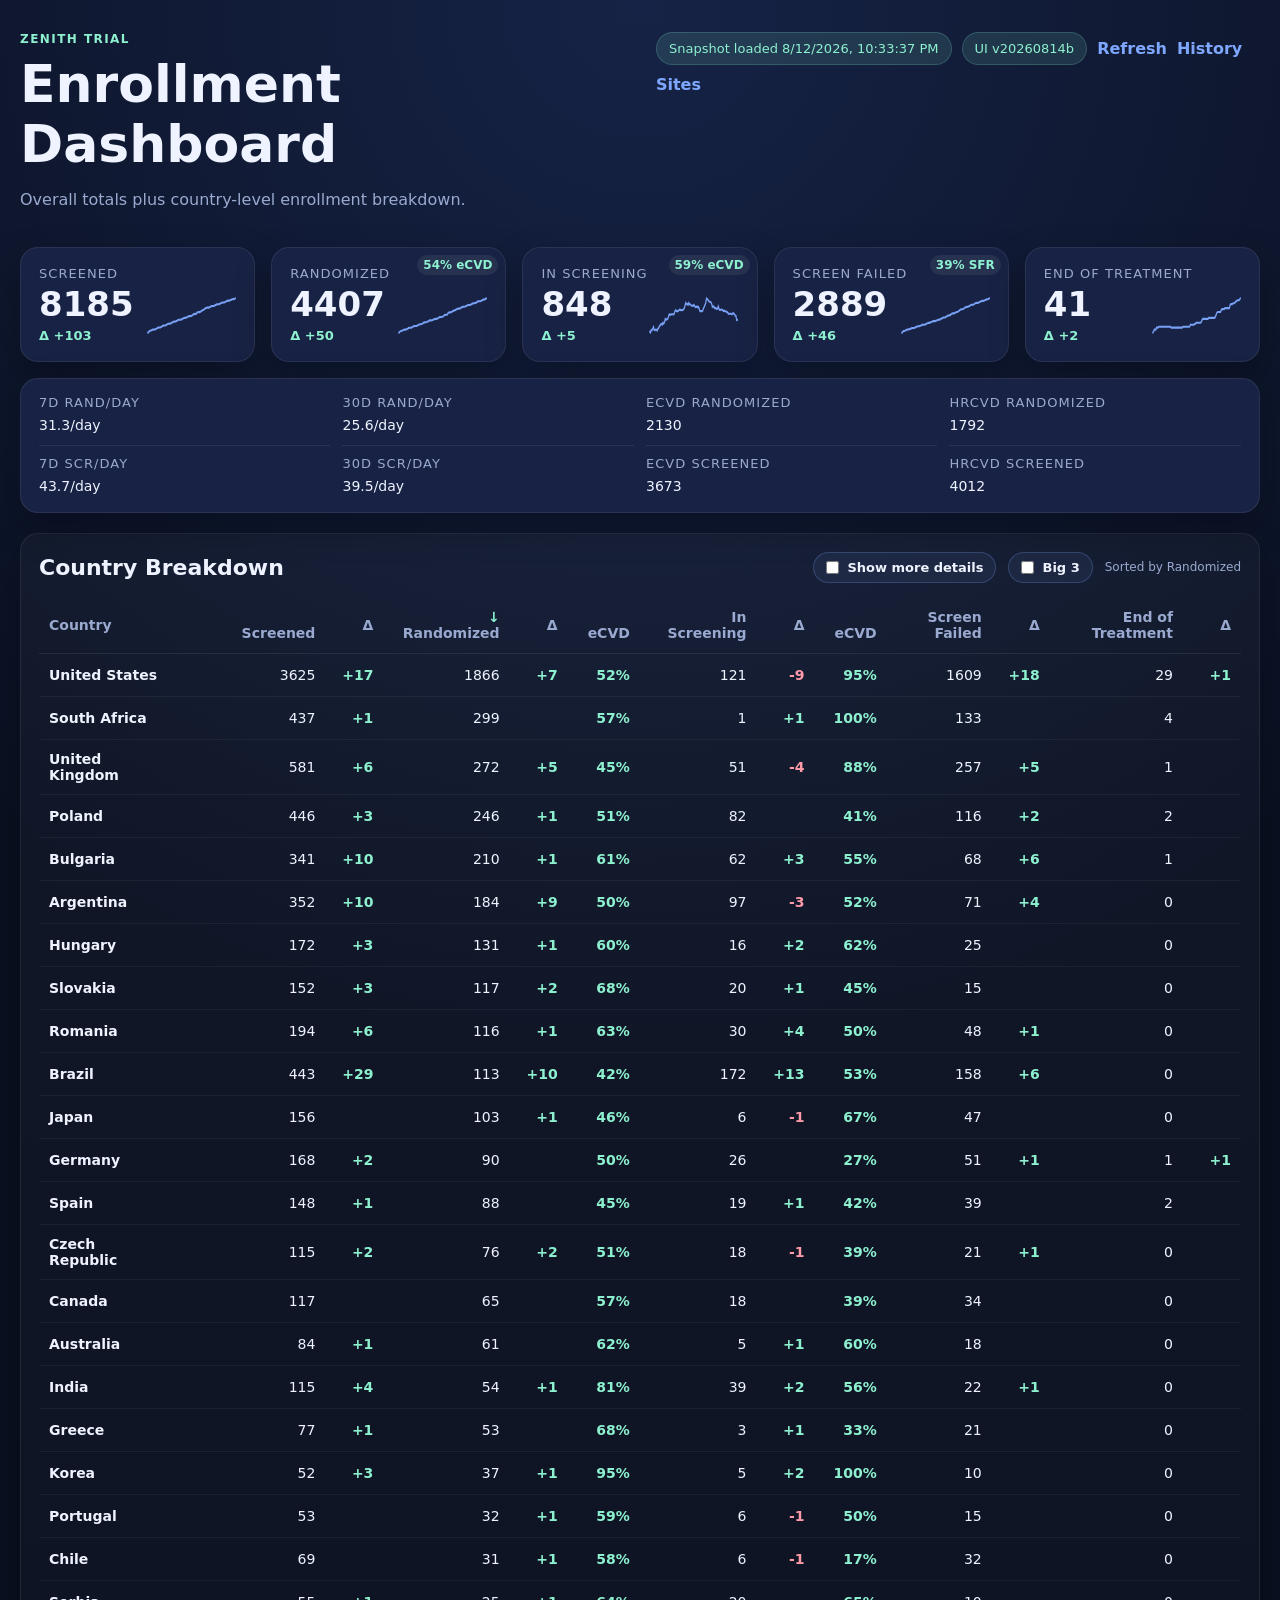
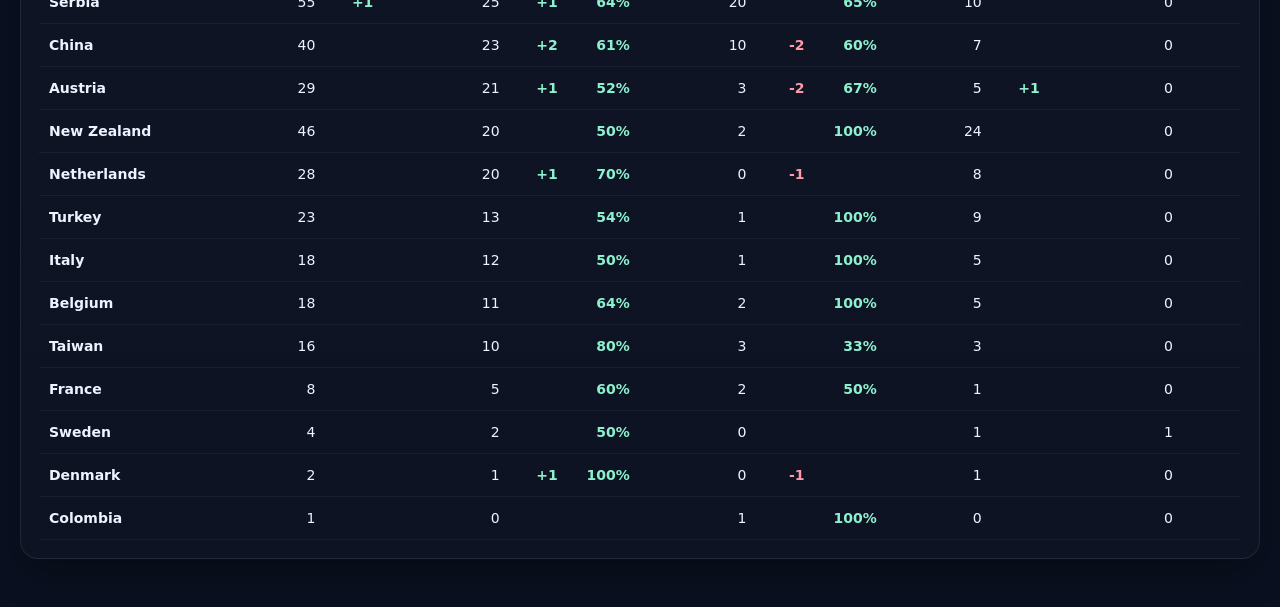
<file: index.html>
<!DOCTYPE html>
<html lang="en">
<head>
  <meta charset="UTF-8" />
  <meta name="viewport" content="width=device-width, initial-scale=1.0" />
  <title>ZENITH Enrollment Dashboard</title>
  <link rel="stylesheet" href="./styles.css?v=20260814b" />
</head>
<body>
  <div class="page">
    <header class="hero">
      <div>
        <p class="eyebrow">ZENITH Trial</p>
        <h1>Enrollment Dashboard</h1>
        <p class="muted">Overall totals plus country-level enrollment breakdown.</p>
      </div>
      <div class="hero-side">
        <div class="pill-wrap">
          <div id="updated-at" class="pill">Current snapshot</div>
          <div class="pill small">UI v20260814b</div>
          <a href="#" id="refresh-link" class="refresh-link">Refresh</a>
          <a href="/history.html" class="refresh-link">History</a>
          <a href="/sites.html" class="refresh-link">Sites</a>
        </div>
      </div>
    </header>

    <section class="summary-grid" id="summary-grid"></section>

    <section class="card">
      <div class="card-header">
        <h2>Country Breakdown</h2>
        <div class="card-header-actions">
          <label class="toggle-pill" for="tooltip-metrics-toggle">
            <input type="checkbox" id="tooltip-metrics-toggle" />
            <span>Show more details</span>
          </label>
          <label class="toggle-pill" for="big-three-toggle">
            <input type="checkbox" id="big-three-toggle" />
            <span>Big 3</span>
          </label>
          <span class="muted small">Sorted by Randomized</span>
        </div>
      </div>
      <div class="table-wrap">
        <table>
          <thead>
            <tr id="country-header-row">
              <th><button class="sort-btn" data-key="country">Country <span class="sort-indicator"></span></button></th>
              <th class="metric-col"><button class="sort-btn" data-key="screened"><span class="sort-indicator"></span> Screened</button></th>
              <th class="delta-col">Δ</th>
              <th class="metric-col"><button class="sort-btn" data-key="randomized"><span class="sort-indicator"></span> Randomized</button></th>
              <th class="delta-col">Δ</th>
              <th class="metric-col"><button class="sort-btn" data-key="ecvd_randomized_percent"><span class="sort-indicator"></span> eCVD</button></th>
              <th class="metric-col"><button class="sort-btn" data-key="screening"><span class="sort-indicator"></span> In Screening</button></th>
              <th class="delta-col">Δ</th>
              <th class="metric-col"><button class="sort-btn" data-key="ecvd_screening_percent"><span class="sort-indicator"></span> eCVD</button></th>
              <th class="metric-col"><button class="sort-btn" data-key="failed"><span class="sort-indicator"></span> Screen Failed</button></th>
              <th class="delta-col">Δ</th>
              <th class="metric-col"><button class="sort-btn" data-key="eot"><span class="sort-indicator"></span> End of Treatment</button></th>
              <th class="delta-col">Δ</th>
            </tr>
          </thead>
          <tbody id="country-body">
            <tr><td colspan="13" class="muted">Loading…</td></tr>
          </tbody>
        </table>
      </div>
    </section>
  </div>

  <script src="./app.js?v=20260814d"></script>
</body>
</html>
</file>
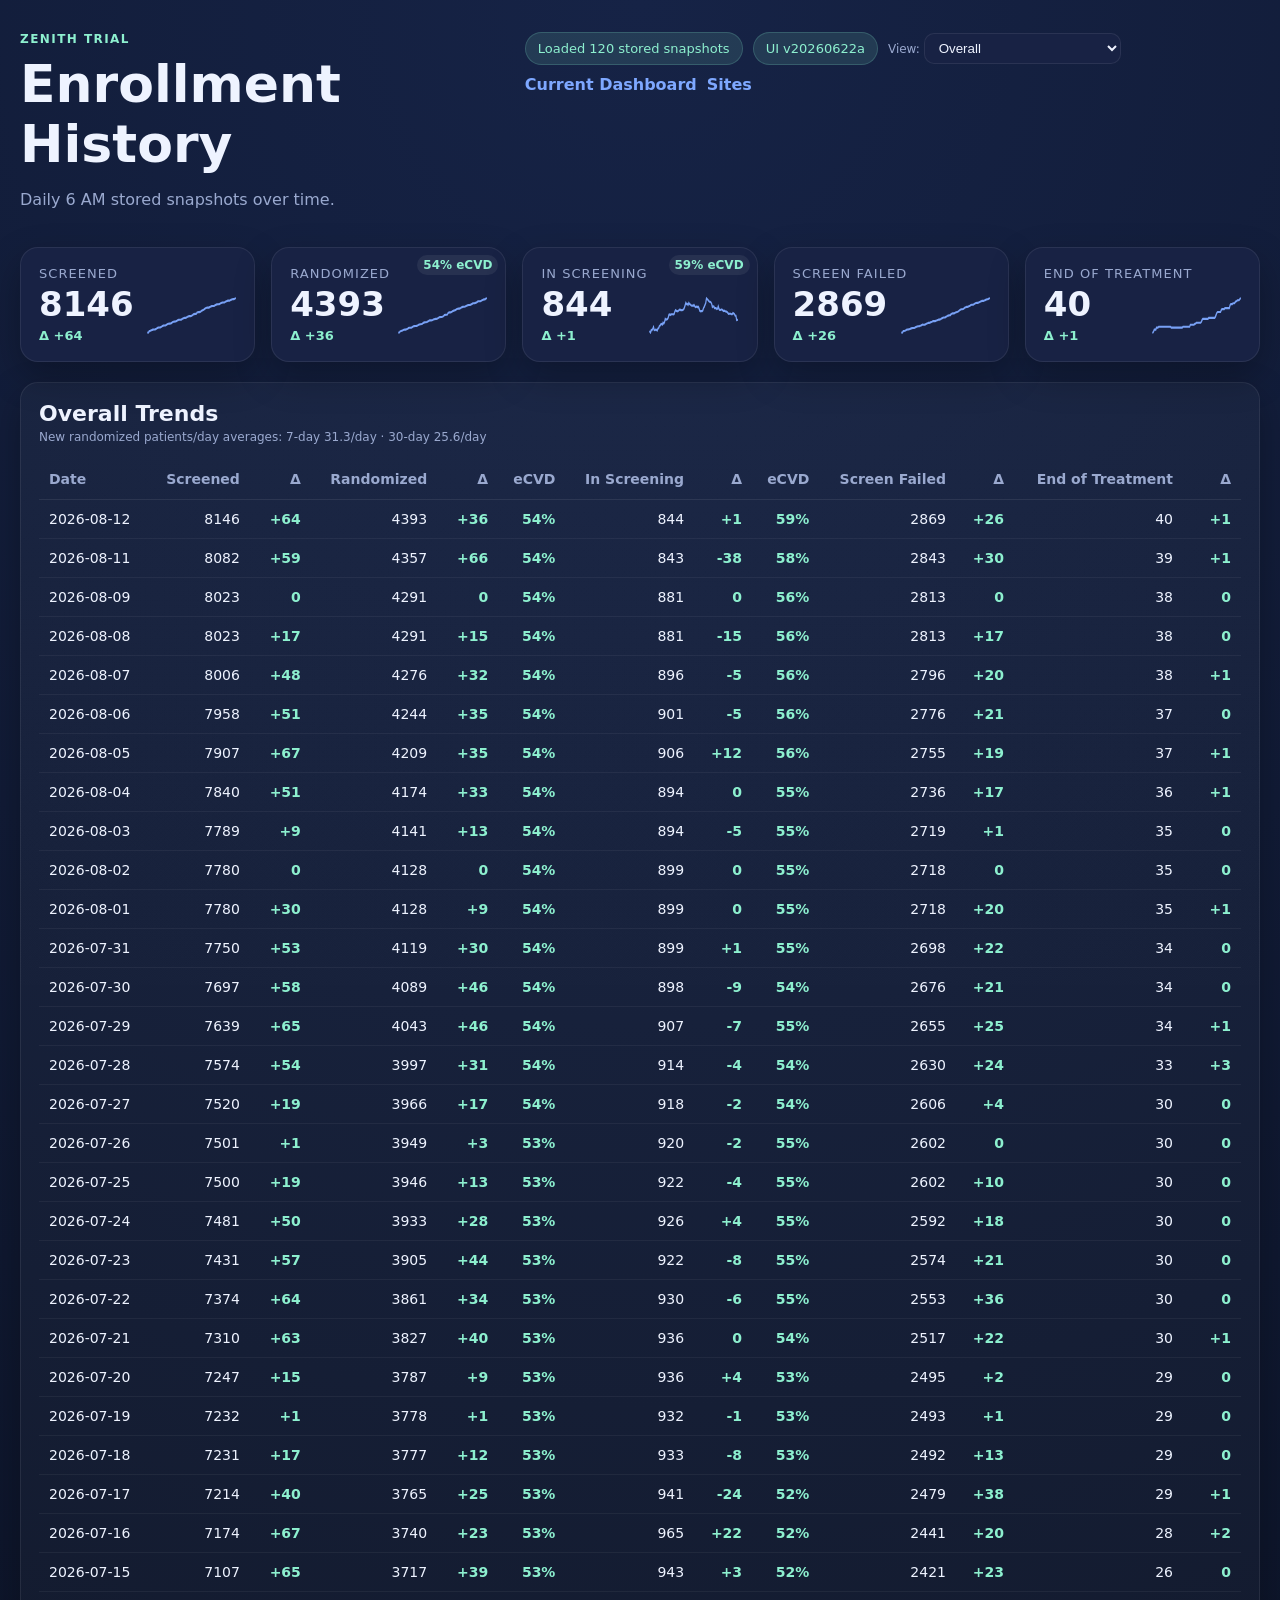
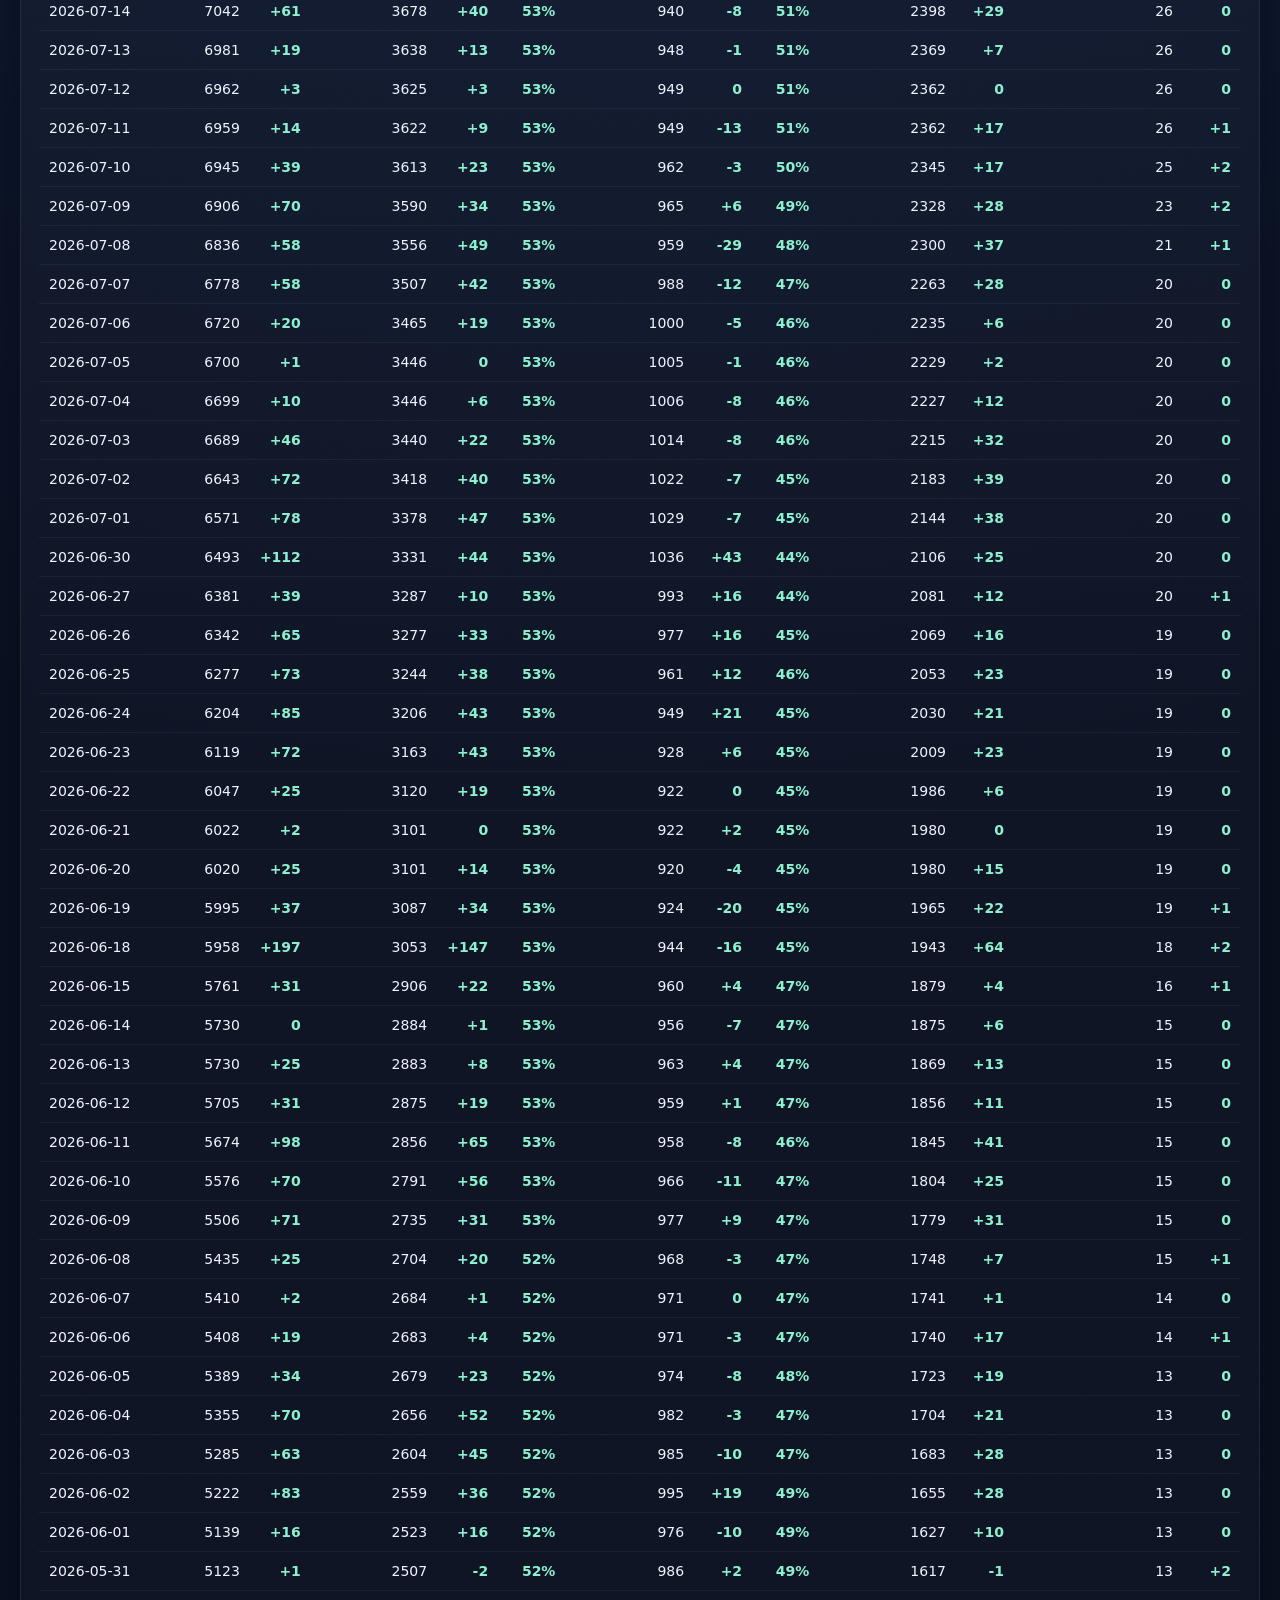
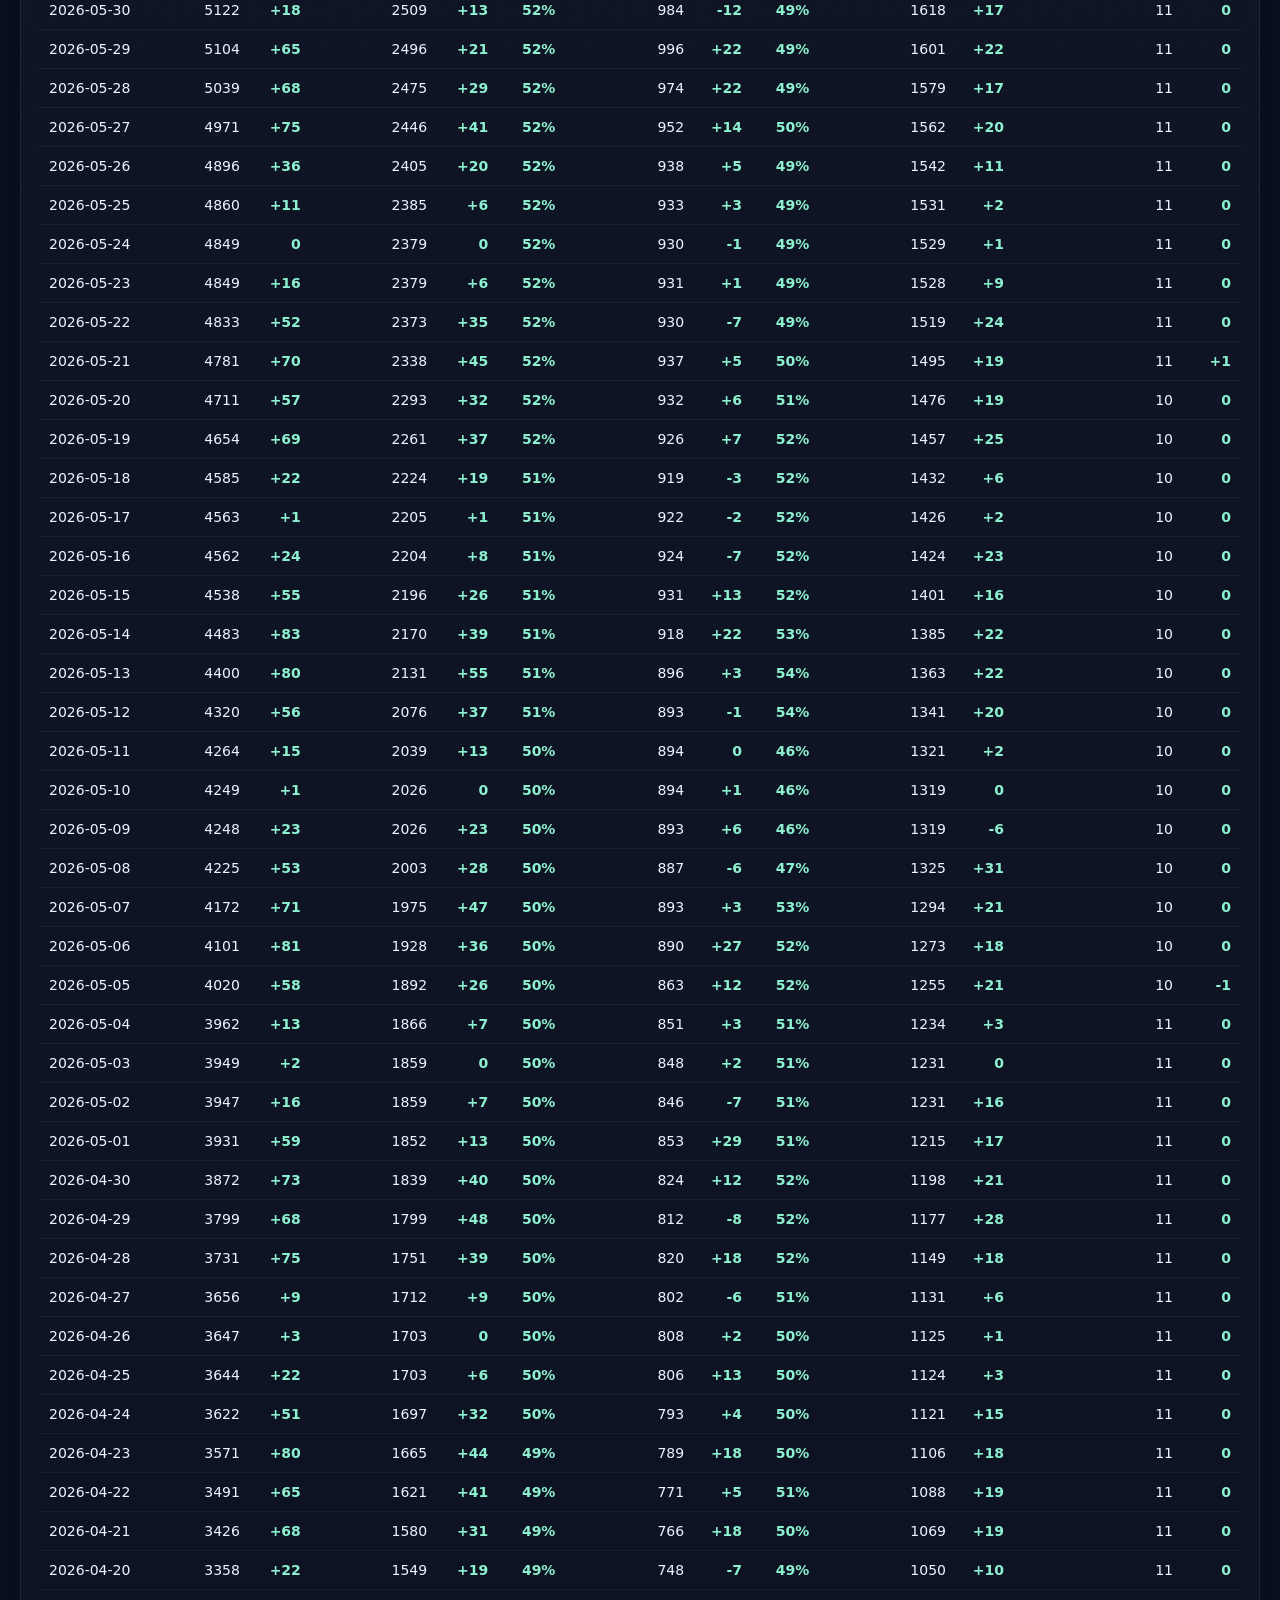
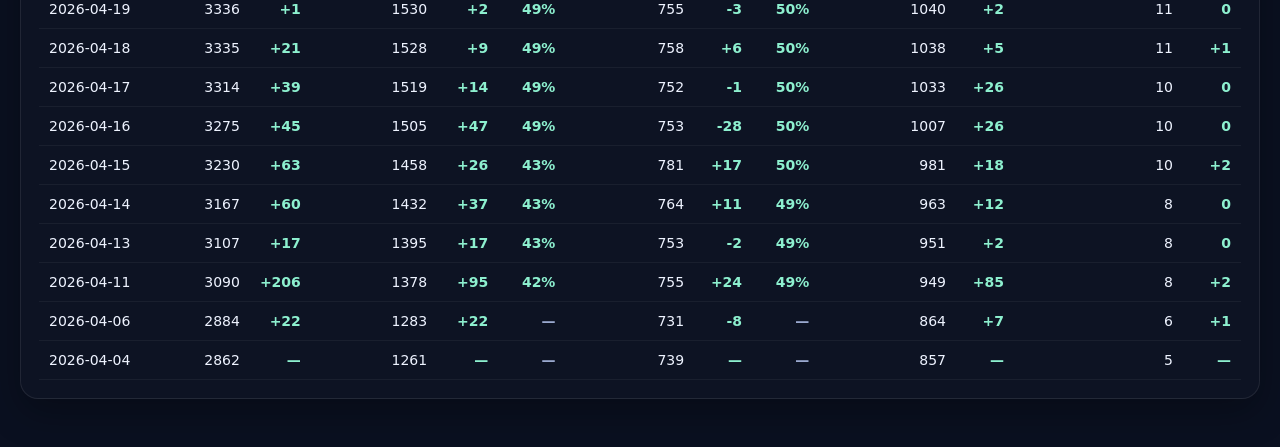
<file: history.html>
<!DOCTYPE html>
<html lang="en">
<head>
  <meta charset="UTF-8" />
  <meta name="viewport" content="width=device-width, initial-scale=1.0" />
  <title>ZENITH Enrollment History</title>
  <link rel="stylesheet" href="./styles.css?v=20260622a" />
</head>
<body>
  <div class="page">
    <header class="hero">
      <div>
        <p class="eyebrow">ZENITH Trial</p>
        <h1>Enrollment History</h1>
        <p class="muted">Daily 6 AM stored snapshots over time.</p>
      </div>
      <div class="hero-side">
        <div class="pill-wrap">
          <div id="history-updated-at" class="pill">Loading history</div>
          <div class="pill small">UI v20260622a</div>
          <label class="muted small">View: <select id="trend-select"></select></label>
          <a href="/" class="refresh-link">Current Dashboard</a>
          <a href="/sites.html" id="sites-link" class="refresh-link">Sites</a>
        </div>
      </div>
    </header>

    <section class="summary-grid" id="sparkline-grid"></section>

    <section class="card">
      <div class="card-header">
        <div>
          <h2 id="trend-title">Overall Trends</h2>
          <span id="trend-subtitle" class="muted small">Loading randomized-per-day averages…</span>
        </div>
      </div>
      <div class="table-wrap">
        <table>
          <thead>
            <tr>
              <th>Date</th>
              <th class="metric-col">Screened</th>
              <th class="delta-col">Δ</th>
              <th class="metric-col">Randomized</th>
              <th class="delta-col">Δ</th>
              <th class="metric-col">eCVD</th>
              <th class="metric-col">In Screening</th>
              <th class="delta-col">Δ</th>
              <th class="metric-col">eCVD</th>
              <th class="metric-col">Screen Failed</th>
              <th class="delta-col">Δ</th>
              <th class="metric-col">End of Treatment</th>
              <th class="delta-col">Δ</th>
            </tr>
          </thead>
          <tbody id="history-body">
            <tr><td colspan="13" class="muted">Loading…</td></tr>
          </tbody>
        </table>
      </div>
    </section>
  </div>

  <script src="./history.js?v=20260622a"></script>
</body>
</html>
</file>
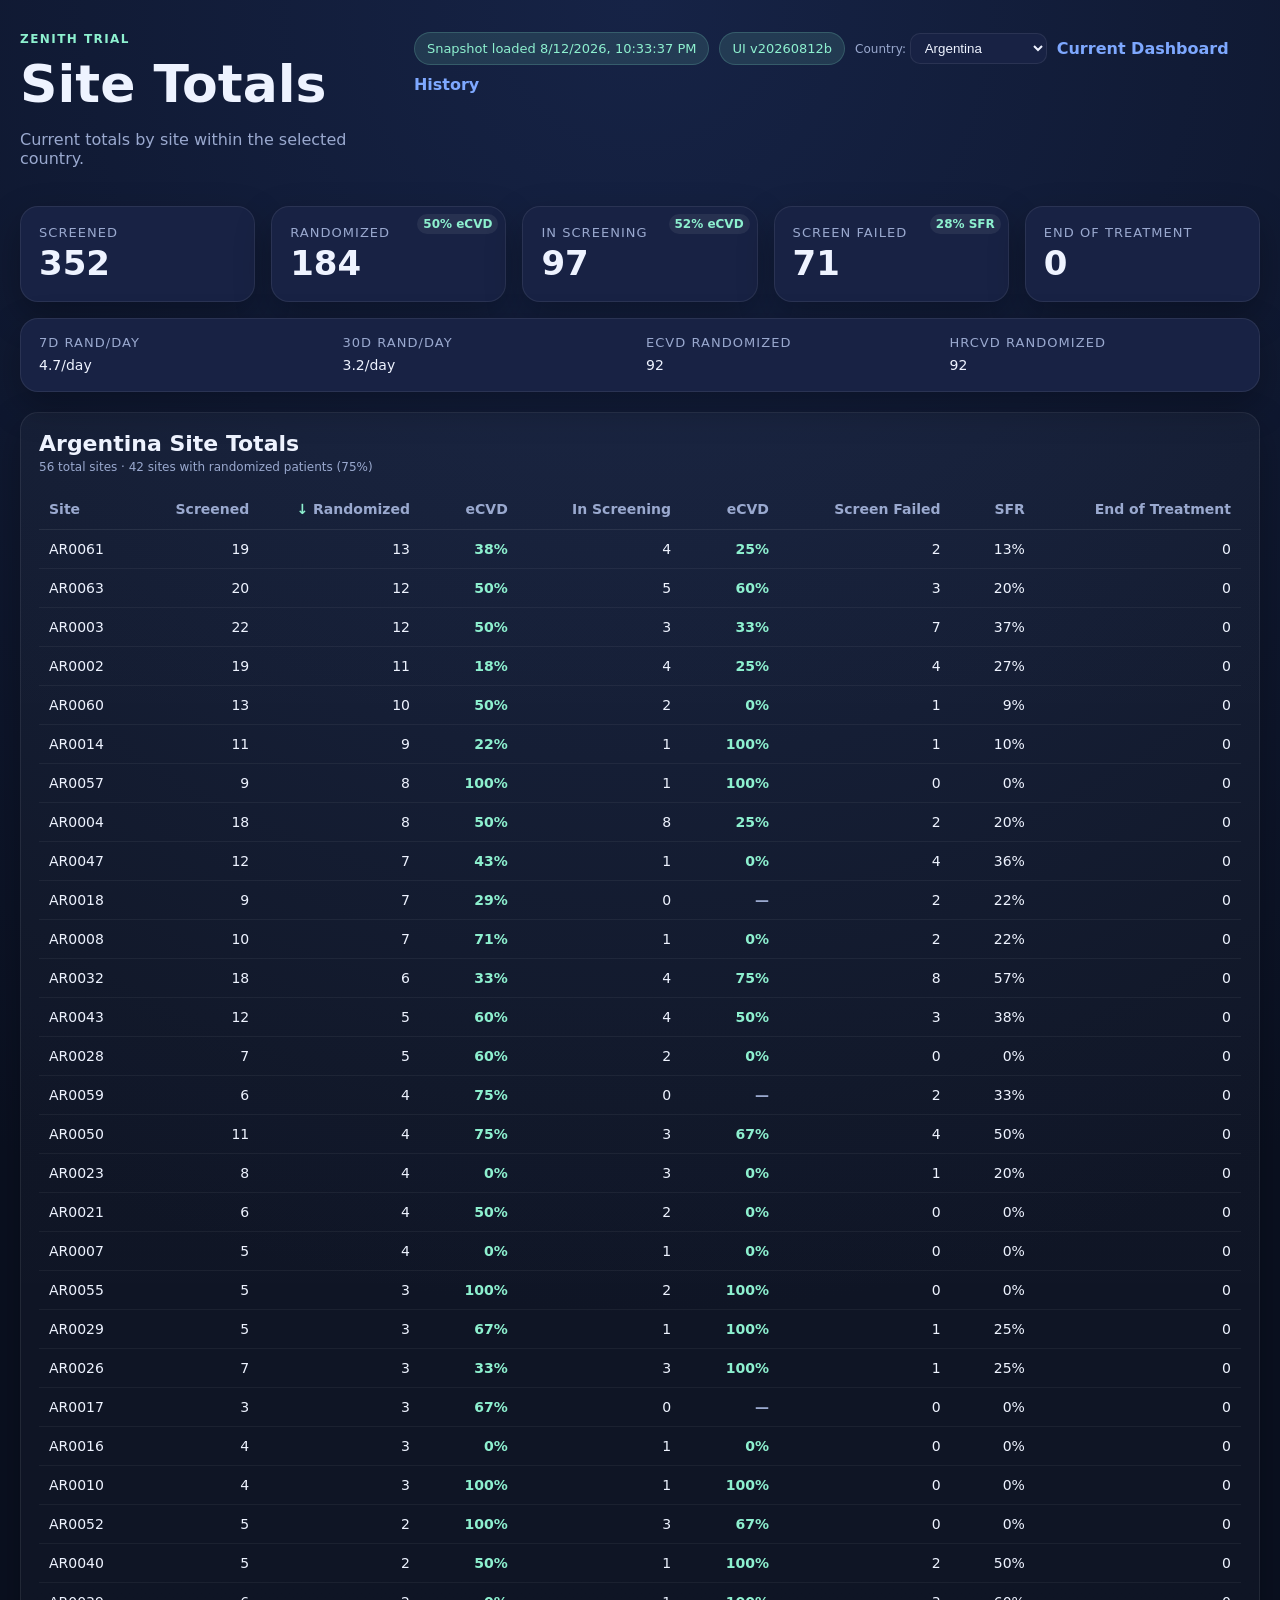
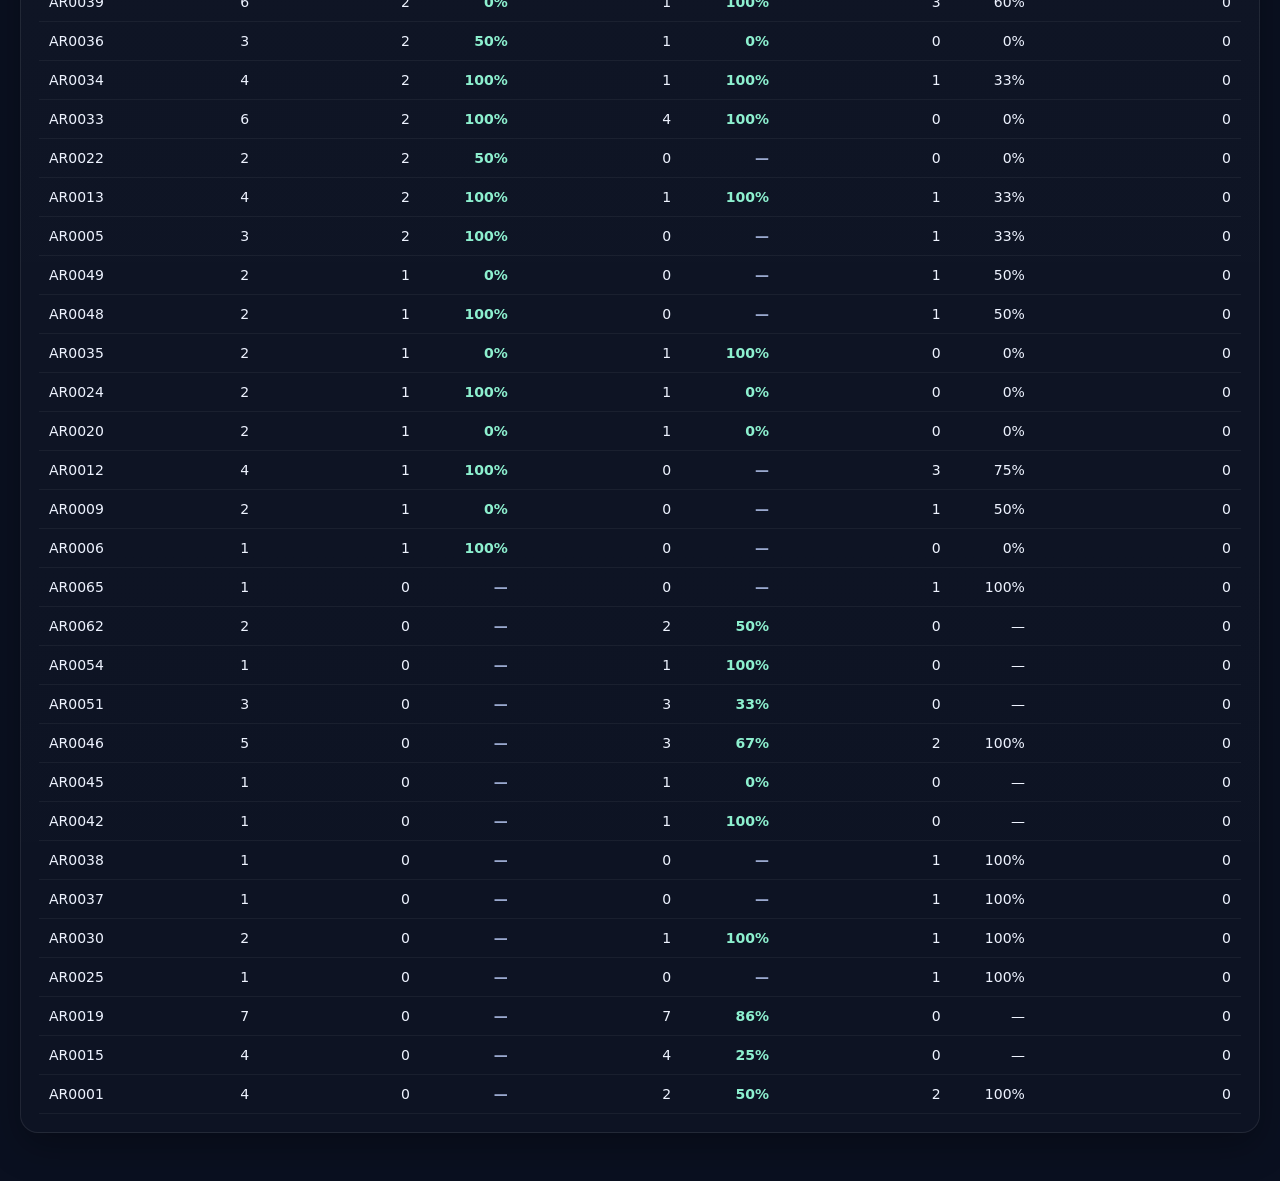
<file: sites.html>
<!DOCTYPE html>
<html lang="en">
<head>
  <meta charset="UTF-8" />
  <meta name="viewport" content="width=device-width, initial-scale=1.0" />
  <title>ZENITH Site Totals</title>
  <link rel="stylesheet" href="./styles.css?v=20260430a" />
</head>
<body>
  <div class="page">
    <header class="hero">
      <div>
        <p class="eyebrow">ZENITH Trial</p>
        <h1>Site Totals</h1>
        <p class="muted">Current totals by site within the selected country.</p>
      </div>
      <div class="hero-side">
        <div class="pill-wrap">
          <div id="sites-updated-at" class="pill">Loading sites</div>
          <div class="pill small">UI v20260812b</div>
          <label class="muted small">Country: <select id="site-country-select"></select></label>
          <a href="/" class="refresh-link">Current Dashboard</a>
          <a href="/history.html" id="history-link" class="refresh-link">History</a>
        </div>
      </div>
    </header>

    <section class="summary-grid" id="site-summary-grid"></section>

    <section class="card">
      <div class="card-header">
        <div>
          <h2 id="site-table-title">Site Totals</h2>
          <span id="site-table-subtitle" class="muted small">Current site totals for the selected country</span>
        </div>
      </div>
      <div class="table-wrap">
        <table>
          <thead>
            <tr>
              <th><button class="sort-btn" data-key="site">Site <span class="sort-indicator"></span></button></th>
              <th class="metric-col"><button class="sort-btn" data-key="screened"><span class="sort-indicator"></span> Screened</button></th>
              <th class="metric-col"><button class="sort-btn" data-key="randomized"><span class="sort-indicator"></span> Randomized</button></th>
              <th class="metric-col"><button class="sort-btn" data-key="ecvd_randomized_percent"><span class="sort-indicator"></span> eCVD</button></th>
              <th class="metric-col"><button class="sort-btn" data-key="screening"><span class="sort-indicator"></span> In Screening</button></th>
              <th class="metric-col"><button class="sort-btn" data-key="ecvd_screening_percent"><span class="sort-indicator"></span> eCVD</button></th>
              <th class="metric-col"><button class="sort-btn" data-key="failed"><span class="sort-indicator"></span> Screen Failed</button></th>
              <th class="metric-col"><button class="sort-btn" data-key="sfr"><span class="sort-indicator"></span> SFR</button></th>
              <th class="metric-col"><button class="sort-btn" data-key="eot"><span class="sort-indicator"></span> End of Treatment</button></th>
            </tr>
          </thead>
          <tbody id="site-body">
            <tr><td colspan="9" class="muted">Loading…</td></tr>
          </tbody>
        </table>
      </div>
    </section>
  </div>

  <script src="./sites.js?v=20260812b"></script>
</body>
</html>
</file>
<file: styles.css>
:root {
  --bg: #0a1020;
  --panel: #111831;
  --panel2: #182244;
  --text: #eef3ff;
  --muted: #9aa9cf;
  --border: rgba(255,255,255,0.08);
  --accent: #7ea8ff;
  --accent2: #8df0cf;
  --shadow: 0 14px 36px rgba(0,0,0,0.28);
}
* { box-sizing: border-box; }
html, body {
  margin: 0;
  padding: 0;
  background: radial-gradient(circle at top, #162346 0%, var(--bg) 46%);
  color: var(--text);
  font-family: Inter, ui-sans-serif, system-ui, -apple-system, BlinkMacSystemFont, "Segoe UI", sans-serif;
}
.page {
  max-width: 1380px;
  margin: 0 auto;
  padding: 32px 20px 48px;
}
.hero {
  display: flex;
  justify-content: space-between;
  gap: 18px;
  align-items: flex-start;
  margin-bottom: 22px;
}
.eyebrow {
  margin: 0 0 8px;
  text-transform: uppercase;
  letter-spacing: 0.12em;
  color: var(--accent2);
  font-size: 12px;
  font-weight: 800;
}
h1 { margin: 0 0 8px; font-size: clamp(32px, 5vw, 52px); }
h2 { margin: 0; font-size: 22px; }
.muted { color: var(--muted); }
.small { font-size: 12px; }
.pill {
  display: inline-flex;
  align-items: center;
  padding: 8px 12px;
  border-radius: 999px;
  background: rgba(141,240,207,0.12);
  border: 1px solid rgba(141,240,207,0.18);
  color: var(--accent2);
  font-size: 13px;
}

.pill-wrap {
  display: flex;
  align-items: center;
  gap: 10px;
  flex-wrap: wrap;
}

.refresh-link {
  color: var(--accent);
  text-decoration: none;
  font-weight: 700;
}

.refresh-link:hover {
  text-decoration: underline;
}
.summary-grid {
  display: grid;
  grid-template-columns: repeat(5, minmax(0, 1fr));
  gap: 16px;
  margin-bottom: 20px;
}
.card, .summary-card {
  background: linear-gradient(180deg, rgba(255,255,255,0.03), rgba(255,255,255,0.015));
  border: 1px solid var(--border);
  border-radius: 18px;
  box-shadow: var(--shadow);
}
.summary-card {
  padding: 18px;
  background: var(--panel2);
  position: relative;
}
.summary-card-trend {
  display: flex;
  flex-direction: column;
  gap: 3px;
}
.summary-label-full {
  margin-bottom: 0 !important;
}
.summary-row {
  display: flex;
  align-items: center;
  justify-content: space-between;
  gap: 16px;
  min-width: 0;
}
.summary-main {
  min-width: 92px;
  flex: 0 0 92px;
}
.summary-metrics-card {
  grid-column: 1 / -1;
  padding: 16px 18px;
}
.summary-metrics {
  display: grid;
  grid-template-columns: repeat(4, minmax(0, 1fr));
  gap: 12px;
}
.summary-metric {
  min-width: 0;
}
.summary-metric-line + .summary-metric-line {
  margin-top: 10px;
  padding-top: 10px;
  border-top: 1px solid rgba(255,255,255,0.08);
}
.summary-metric .summary-label {
  margin-bottom: 6px;
}
.summary-metric-value {
  font-size: 14px;
  line-height: 1.35;
}
.summary-label {
  color: var(--muted);
  font-size: 13px;
  text-transform: uppercase;
  letter-spacing: 0.08em;
  margin-bottom: 10px;
}
.summary-card-corner {
  position: absolute;
  top: 7px;
  right: 7px;
  font-size: 12px;
  font-weight: 800;
  color: var(--accent2);
  text-align: right;
  background-color: #ffffff11;
  padding: 3px 6px;
  border-radius: 10px;
}
.summary-card-corner.hidden {
  display: none;
}
.summary-value {
  font-size: 34px;
  font-weight: 800;
}
.card {
  padding: 18px;
}
.card-header {
  display: flex;
  justify-content: space-between;
  gap: 12px;
  align-items: center;
  margin-bottom: 14px;
}
.card-header-actions {
  display: flex;
  align-items: center;
  gap: 12px;
  flex-wrap: wrap;
  justify-content: flex-end;
}
.toggle-pill {
  display: inline-flex;
  align-items: center;
  gap: 8px;
  padding: 7px 12px;
  border-radius: 999px;
  border: 1px solid rgba(126,168,255,0.24);
  background: rgba(126,168,255,0.08);
  color: var(--text);
  font-size: 13px;
  font-weight: 700;
  cursor: pointer;
}
.toggle-pill input {
  margin: 0;
  accent-color: var(--accent2);
}
.table-wrap {
  width: 100%;
  overflow-x: auto;
}
table {
  width: 100%;
  border-collapse: collapse;
  font-size: 14px;
}
thead th {
  text-align: left;
  color: var(--muted);
  font-weight: 700;
  padding: 12px 10px;
  border-bottom: 1px solid var(--border);
}

th.delta-col {
  text-align: right;
  width: 58px;
}

thead th.metric-col {
  text-align: right;
}

.sort-btn {
  appearance: none;
  border: 0;
  background: transparent;
  color: inherit;
  font: inherit;
  font-weight: 700;
  padding: 0;
  cursor: pointer;
}

.sort-btn:hover {
  color: var(--text);
}

th.metric-col {
  text-align: right;
}

th.metric-col .sort-btn {
  width: 100%;
  display: block;
  text-align: right !important;
}

th.metric-col .sort-indicator {
  display: inline-block;
  min-width: 1em;
  margin-left: 4px;
}

.sort-indicator {
  display: inline-block;
  min-width: 1em;
  color: var(--accent2);
}
tbody td {
  padding: 11px 10px;
  border-bottom: 1px solid rgba(255,255,255,0.05);
}
.country-link,
.country-link-label {
  color: var(--text);
  font-weight: 700;
}
.country-link-wrap {
  display: inline-flex;
  align-items: center;
  gap: 8px;
}
.country-link-actions {
  display: inline-flex;
  align-items: center;
  gap: 6px;
  opacity: 0;
  transform: translateY(1px);
  transition: opacity 140ms ease, transform 140ms ease;
}
tr:hover .country-link-actions,
.country-link-wrap:hover .country-link-actions,
.country-link-wrap:focus-within .country-link-actions {
  opacity: 1;
  transform: translateY(0);
}
.country-icon-link {
  display: inline-flex;
  align-items: center;
  justify-content: center;
  width: 20px;
  height: 20px;
  color: var(--muted);
  text-decoration: none;
  border-radius: 6px;
}
.country-icon-link:hover {
  color: var(--accent2);
  background: rgba(141,240,207,0.08);
}
tbody tr:hover {
  background: rgba(255,255,255,0.03);
}
.number { text-align: right; }
.delta-cell {
  color: var(--accent2);
  font-weight: 700;
}
.delta-cell.down {
  color: #ff9aa8;
}
.delta-cell.blank {
  color: transparent;
}
.ecvd-cell {
  color: var(--accent2);
  font-weight: 700;
}
.ecvd-cell.blank {
  color: var(--muted);
  font-weight: 600;
}
.delta {
  margin-top: 4px;
  color: var(--accent2);
  font-size: 13px;
  font-weight: 700;
}
.delta.down {
  color: #ff9aa8;
}
.sparkline {
  width: 100%;
  height: 56px;
  margin-top: 10px;
  color: var(--accent);
  opacity: 0.95;
}
.sparkline-side {
  width: min(110px, 100%);
  min-width: 0;
  max-width: 110px;
  height: 40px;
  margin-top: 0;
  flex: 0 1 110px;
}
select {
  background: var(--panel2);
  color: var(--text);
  border: 1px solid var(--border);
  border-radius: 10px;
  padding: 6px 10px;
}
@media (max-width: 1100px) {
  .summary-grid { grid-template-columns: repeat(2, minmax(0, 1fr)); }
  .summary-metrics { grid-template-columns: repeat(2, minmax(0, 1fr)); }
}
@media (max-width: 720px) {
  .hero { flex-direction: column; }
  .summary-grid { grid-template-columns: 1fr; }
  .summary-metrics { grid-template-columns: 1fr; }
  .card-header {
    align-items: flex-start;
    flex-direction: column;
  }
  .card-header-actions {
    justify-content: flex-start;
  }
}
</file>
